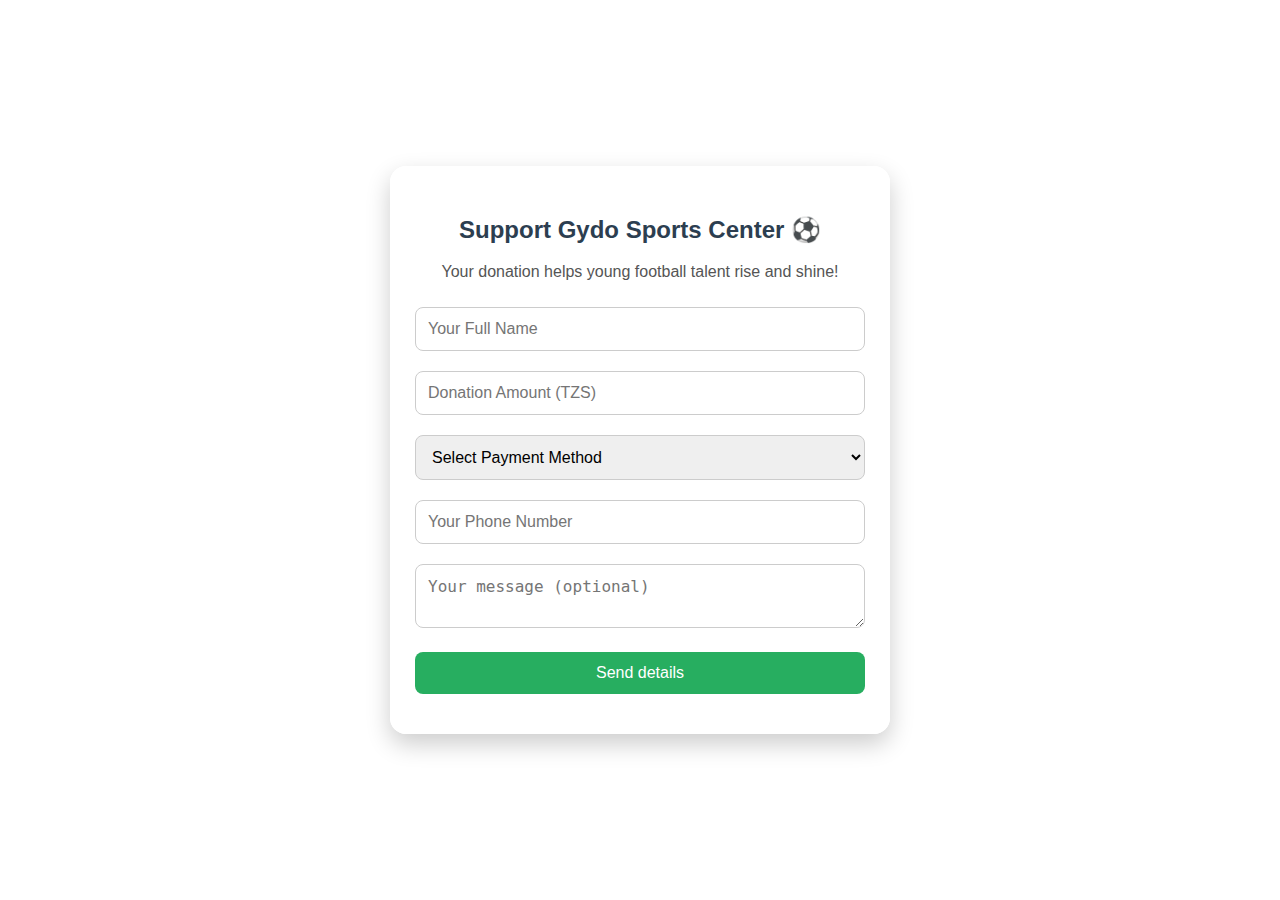
<file: donate.html>
<!DOCTYPE html>
<html lang="en">
<head>
  <meta charset="UTF-8" />
  <meta name="viewport" content="width=device-width, initial-scale=1.0"/>
  <title>Donate to Gydo Sports Center</title>
  <style>
    * {
      box-sizing: border-box;
    }

    body {
      margin: 0;
      font-family: 'Segoe UI', sans-serif;
      background: url('https://cdn.pixabay.com/photo/2016/11/23/14/45/football-1851142_1280.jpg') no-repeat center center/cover;
      min-height: 100vh;
      display: flex;
      align-items: center;
      justify-content: center;
      padding: 20px;
    }

    .container {
      background-color: rgba(255, 255, 255, 0.95);
      padding: 30px 25px;
      border-radius: 16px;
      max-width: 500px;
      width: 100%;
      box-shadow: 0 10px 25px rgba(0,0,0,0.2);
    }

    h2 {
      text-align: center;
      color: #2c3e50;
    }

    p {
      text-align: center;
      color: #555;
    }

    input, select, textarea, button {
      width: 100%;
      padding: 12px;
      margin: 10px 0;
      font-size: 1rem;
      border-radius: 8px;
      border: 1px solid #ccc;
    }

    button {
      background-color: #27ae60;
      color: white;
      border: none;
      cursor: pointer;
    }

    button:hover {
      background-color: #219150;
    }

    .instructions {
      background-color: #ecf0f1;
      padding: 15px;
      border-radius: 10px;
      font-size: 0.95rem;
      color: #2c3e50;
      display: none;
      margin-top: 15px;
    }

    @media (max-width: 480px) {
      .container {
        padding: 20px;
      }
    }
  </style>
</head>
<body>
  <div class="container">
    <h2>Support Gydo Sports Center ⚽</h2>
    <p>Your donation helps young football talent rise and shine!</p>

    <form id="donationForm">
      <input type="text" id="name" placeholder="Your Full Name" required />
      <input type="number" id="amount" placeholder="Donation Amount (TZS)" required />
      
      <select id="provider" required>
        <option value="">Select Payment Method</option>
        <option value="mpesa">Vodacom M-Pesa</option>
        <option value="tigo">Tigo Pesa</option>
        <option value="airtel">Airtel Money</option>
        <option value="halopesa">HaloPesa</option>
      </select>

      <input type="tel" id="phone" placeholder="Your Phone Number" pattern="[0-9]{10}" required />
      <textarea id="message" placeholder="Your message (optional)"></textarea>
      <button type="submit">Send details</button>
    </form>

    <div class="instructions" id="ussdInstructions"></div>
  </div>

  <script>
    document.addEventListener("DOMContentLoaded", function () {
      const form = document.getElementById("donationForm");
      const instructionDiv = document.getElementById("ussdInstructions");

      form.addEventListener("submit", function (event) {
        event.preventDefault(); // Prevent form from submitting normally

        const name = document.getElementById("name").value;
        const amount = document.getElementById("amount").value;
        const provider = document.getElementById("provider").value;
        const phone = document.getElementById("phone").value;

        if (!/^\d{10}$/.test(phone)) {
          alert("Please enter a valid 10-digit phone number.");
          return;
        }

        let ussd = "";
        let payInstructions = "";

        switch (provider) {
          case "mpesa":
            ussd = "*150*00#";
            payInstructions = `Dial ${ussd} and select "LIPA BILILI" or "Pay by Phone Number". Use 0152546085500 as the recipient.`;
            break;
          case "tigo":
            ussd = "*150*01#";
            payInstructions = `Dial ${ussd}, select "Send Money", then choose to send to bank or phone. Use 0152546085500 as the recipient.`;
            break;
          case "airtel":
            ussd = "*150*60#";
            payInstructions = `Dial ${ussd}, choose "Pay Bills" or "Send Money", enter our account/phone number: 01XXXXXXXXX.`;
            break;
          case "halopesa":
            ussd = "*150*88#";
            payInstructions = `Dial ${ussd}, select "Send Money" or "Lipa Bili", and enter 0152546085500.`;
            break;
          default:
            ussd = "";
        }

        if (ussd !== "") {
          instructionDiv.innerHTML = `
            <strong>Payment Instructions:</strong><br>
            Send <strong>TZS ${amount}</strong> using ${provider.toUpperCase()} to:<br>
            <strong>Phone / Account No:</strong> 0152546085500<br><br>
            ${payInstructions}<br><br>
            <em>Reference:</em> ${name}
          `;
          instructionDiv.style.display = "block";
        } else {
          instructionDiv.innerHTML = "Please select a valid service provider.";
          instructionDiv.style.display = "block";
        }
      });
    });
  </script>
</body>
</html>
</file>
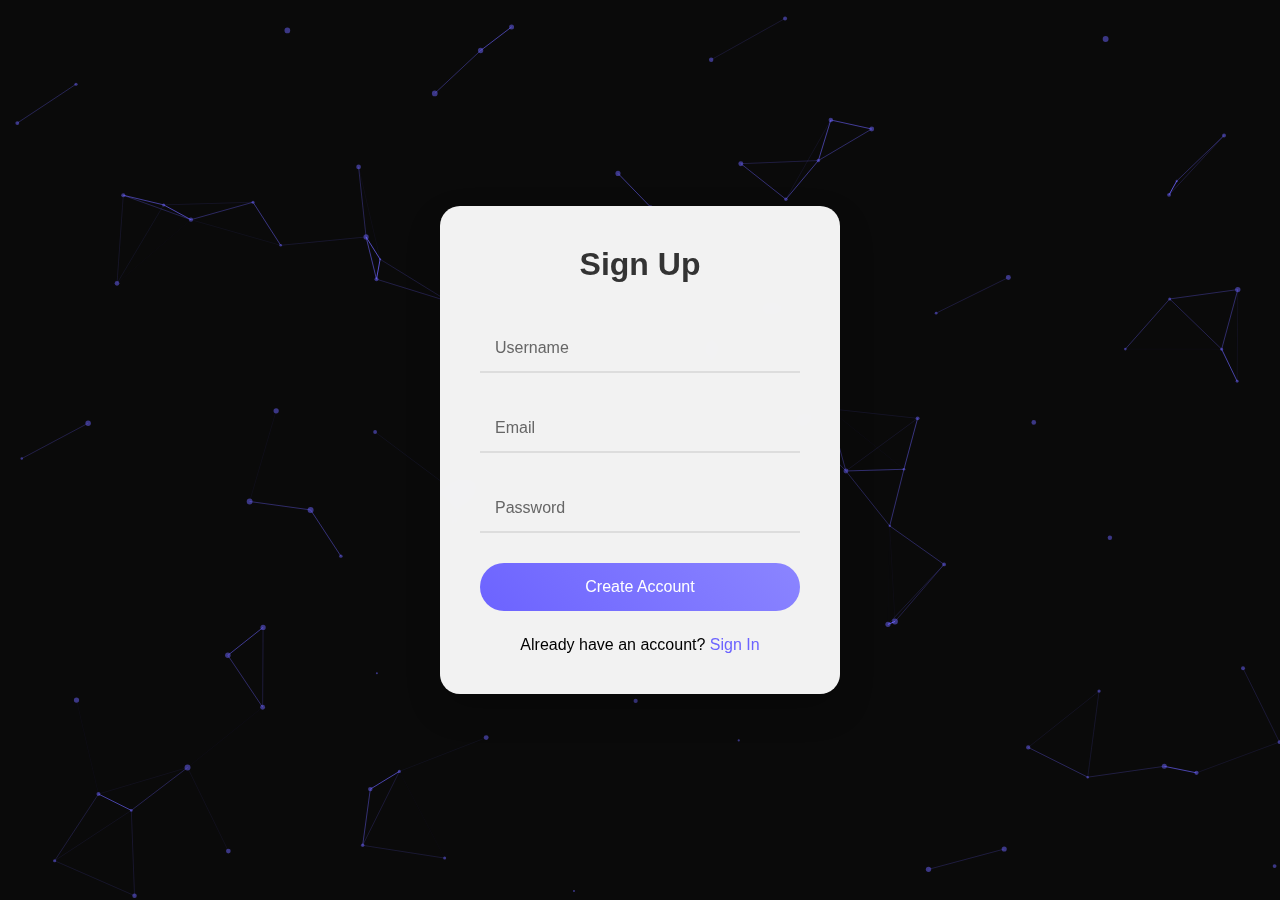
<file: sign up.html>
<!DOCTYPE html>
<html lang="en">
<head>
    <meta charset="UTF-8">
    <meta name="viewport" content="width=device-width, initial-scale=1.0">
    <title>Animated Auth Page</title>
    <style>
        * {
            margin: 0;
            padding: 0;
            box-sizing: border-box;
            font-family: 'Poppins', sans-serif;
        }

        body {
            min-height: 100vh;
            background: #0a0a0a;
            overflow: hidden;
            position: relative;
        }

        .container {
            position: relative;
            z-index: 1;
            display: flex;
            justify-content: center;
            align-items: center;
            min-height: 100vh;
        }

        .form-box {
            background: rgba(255, 255, 255, 0.95);
            backdrop-filter: blur(10px);
            padding: 40px;
            border-radius: 20px;
            box-shadow: 0 15px 35px rgba(0,0,0,0.2);
            width: 400px;
            transition: 0.5s;
        }

        .form-box:hover {
            transform: translateY(-5px);
        }

        .form-header {
            text-align: center;
            margin-bottom: 40px;
        }

        .form-header h1 {
            color: #333;
            font-size: 2em;
            margin-bottom: 10px;
        }

        .input-group {
            position: relative;
            margin-bottom: 30px;
        }

        .input-group input {
            width: 100%;
            padding: 15px;
            border: none;
            border-bottom: 2px solid #ddd;
            outline: none;
            font-size: 1em;
            transition: 0.3s;
            background: transparent;
        }

        .input-group input:focus,
        .input-group input:valid {
            border-bottom-color: #6C63FF;
        }

        .input-group label {
            position: absolute;
            left: 15px;
            top: 50%;
            transform: translateY(-50%);
            color: #666;
            pointer-events: none;
            transition: 0.3s;
        }

        .input-group input:focus ~ label,
        .input-group input:valid ~ label {
            top: -5px;
            font-size: 0.8em;
            color: #6C63FF;
        }

        .btn {
            width: 100%;
            padding: 15px;
            background: linear-gradient(45deg, #6C63FF, #8B85FF);
            border: none;
            border-radius: 25px;
            color: white;
            font-size: 1em;
            cursor: pointer;
            transition: 0.3s;
        }

        .btn:hover {
            transform: translateY(-2px);
            box-shadow: 0 5px 15px rgba(108, 99, 255, 0.4);
        }

        .toggle-form {
            text-align: center;
            margin-top: 25px;
        }

        .toggle-form a {
            color: #6C63FF;
            text-decoration: none;
            font-weight: 500;
            cursor: pointer;
        }

        canvas {
            position: fixed;
            top: 0;
            left: 0;
            z-index: 0;
        }

        @media (max-width: 480px) {
            .form-box {
                width: 90%;
                padding: 30px;
            }
        }
    </style>
</head>
<body>
    <canvas id="canvas"></canvas>
    
    <div class="container">
        <div class="form-box">
            <div class="form-header">
                <h1 id="formTitle">Sign Up</h1>
            </div>
            <form id="signupForm">
                <div class="input-group">
                    <input type="text" required>
                    <label>Username</label>
                </div>
                <div class="input-group">
                    <input type="email" required>
                    <label>Email</label>
                </div>
                <div class="input-group">
                    <input type="password" required>
                    <label>Password</label>
                </div>
                <button type="submit" class="btn">Create Account</button>
            </form>

            <form id="loginForm" style="display: none;">
                <div class="input-group">
                    <input type="email" required>
                    <label>Email</label>
                </div>
                <div class="input-group">
                    <input type="password" required>
                    <label>Password</label>
                </div>
                <button type="submit" class="btn">Sign In</button>
            </form>

            <div class="toggle-form">
                <span id="toggleText">Already have an account? </span>
                <a id="toggleLink" onclick="toggleForms()">Sign In</a>
            </div>
        </div>
    </div>

    <script>
        // Animated Background
        const canvas = document.getElementById('canvas');
        const ctx = canvas.getContext('2d');
        canvas.width = window.innerWidth;
        canvas.height = window.innerHeight;

        const particles = [];
        const particleCount = 100;

        class Particle {
            constructor() {
                this.x = Math.random() * canvas.width;
                this.y = Math.random() * canvas.height;
                this.size = Math.random() * 2 + 1;
                this.speedX = Math.random() * 3 - 1.5;
                this.speedY = Math.random() * 3 - 1.5;
            }

            update() {
                this.x += this.speedX;
                this.y += this.speedY;

                if (this.x > canvas.width) this.x = 0;
                if (this.x < 0) this.x = canvas.width;
                if (this.y > canvas.height) this.y = 0;
                if (this.y < 0) this.y = canvas.height;
            }

            draw() {
                ctx.fillStyle = `rgba(108, 99, 255, ${0.5})`;
                ctx.beginPath();
                ctx.arc(this.x, this.y, this.size, 0, Math.PI * 2);
                ctx.fill();
            }
        }

        function init() {
            for (let i = 0; i < particleCount; i++) {
                particles.push(new Particle());
            }
        }

        function animate() {
            ctx.clearRect(0, 0, canvas.width, canvas.height);
            
            for (let i = 0; i < particles.length; i++) {
                particles[i].update();
                particles[i].draw();
            }
            
            connect();
            requestAnimationFrame(animate);
        }

        function connect() {
            for (let a = 0; a < particles.length; a++) {
                for (let b = a; b < particles.length; b++) {
                    const dx = particles[a].x - particles[b].x;
                    const dy = particles[a].y - particles[b].y;
                    const distance = Math.sqrt(dx * dx + dy * dy);

                    if (distance < 100) {
                        ctx.strokeStyle = `rgba(108, 99, 255, ${1 - distance/100})`;
                        ctx.lineWidth = 1;
                        ctx.beginPath();
                        ctx.moveTo(particles[a].x, particles[a].y);
                        ctx.lineTo(particles[b].x, particles[b].y);
                        ctx.stroke();
                    }
                }
            }
        }

        window.addEventListener('resize', () => {
            canvas.width = window.innerWidth;
            canvas.height = window.innerHeight;
        });

        // Form Toggle
        function toggleForms() {
            const signupForm = document.getElementById('signupForm');
            const loginForm = document.getElementById('loginForm');
            const formTitle = document.getElementById('formTitle');
            const toggleText = document.getElementById('toggleText');
            const toggleLink = document.getElementById('toggleLink');

            if (signupForm.style.display === 'none') {
                signupForm.style.display = 'block';
                loginForm.style.display = 'none';
                formTitle.textContent = 'Sign Up';
                toggleText.textContent = 'Already have an account? ';
                toggleLink.textContent = 'Sign In';
            } else {
                signupForm.style.display = 'none';
                loginForm.style.display = 'block';
                formTitle.textContent = 'Sign In';
                toggleText.textContent = "Don't have an account? ";
                toggleLink.textContent = 'Sign Up';
            }
        }

        // Form Validation
        document.getElementById('signupForm').addEventListener('submit', (e) => {
            e.preventDefault();
            // Add your signup logic here
        });

        document.getElementById('loginForm').addEventListener('submit', (e) => {
            e.preventDefault();
            // Add your login logic here
        });

        // Initialize
        init();
        animate();
    </script>
</body>
</html>
</file>
